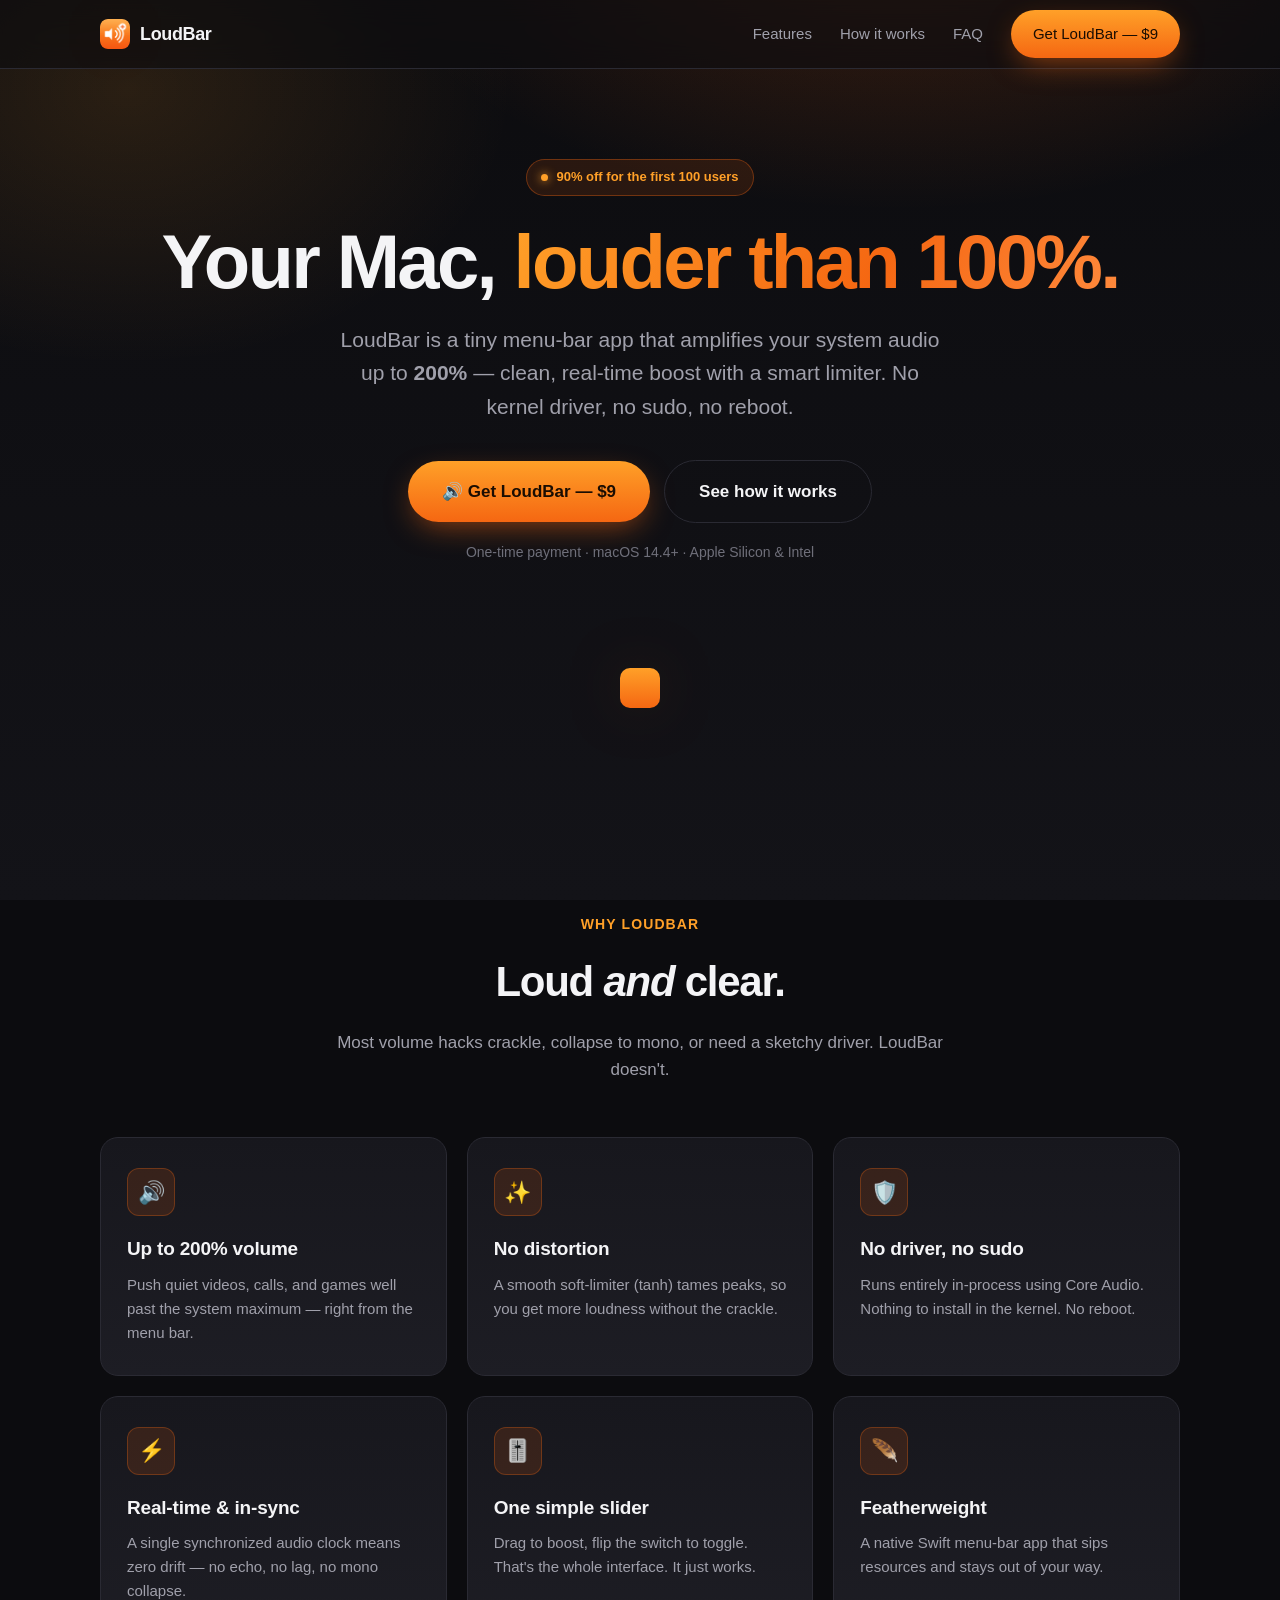
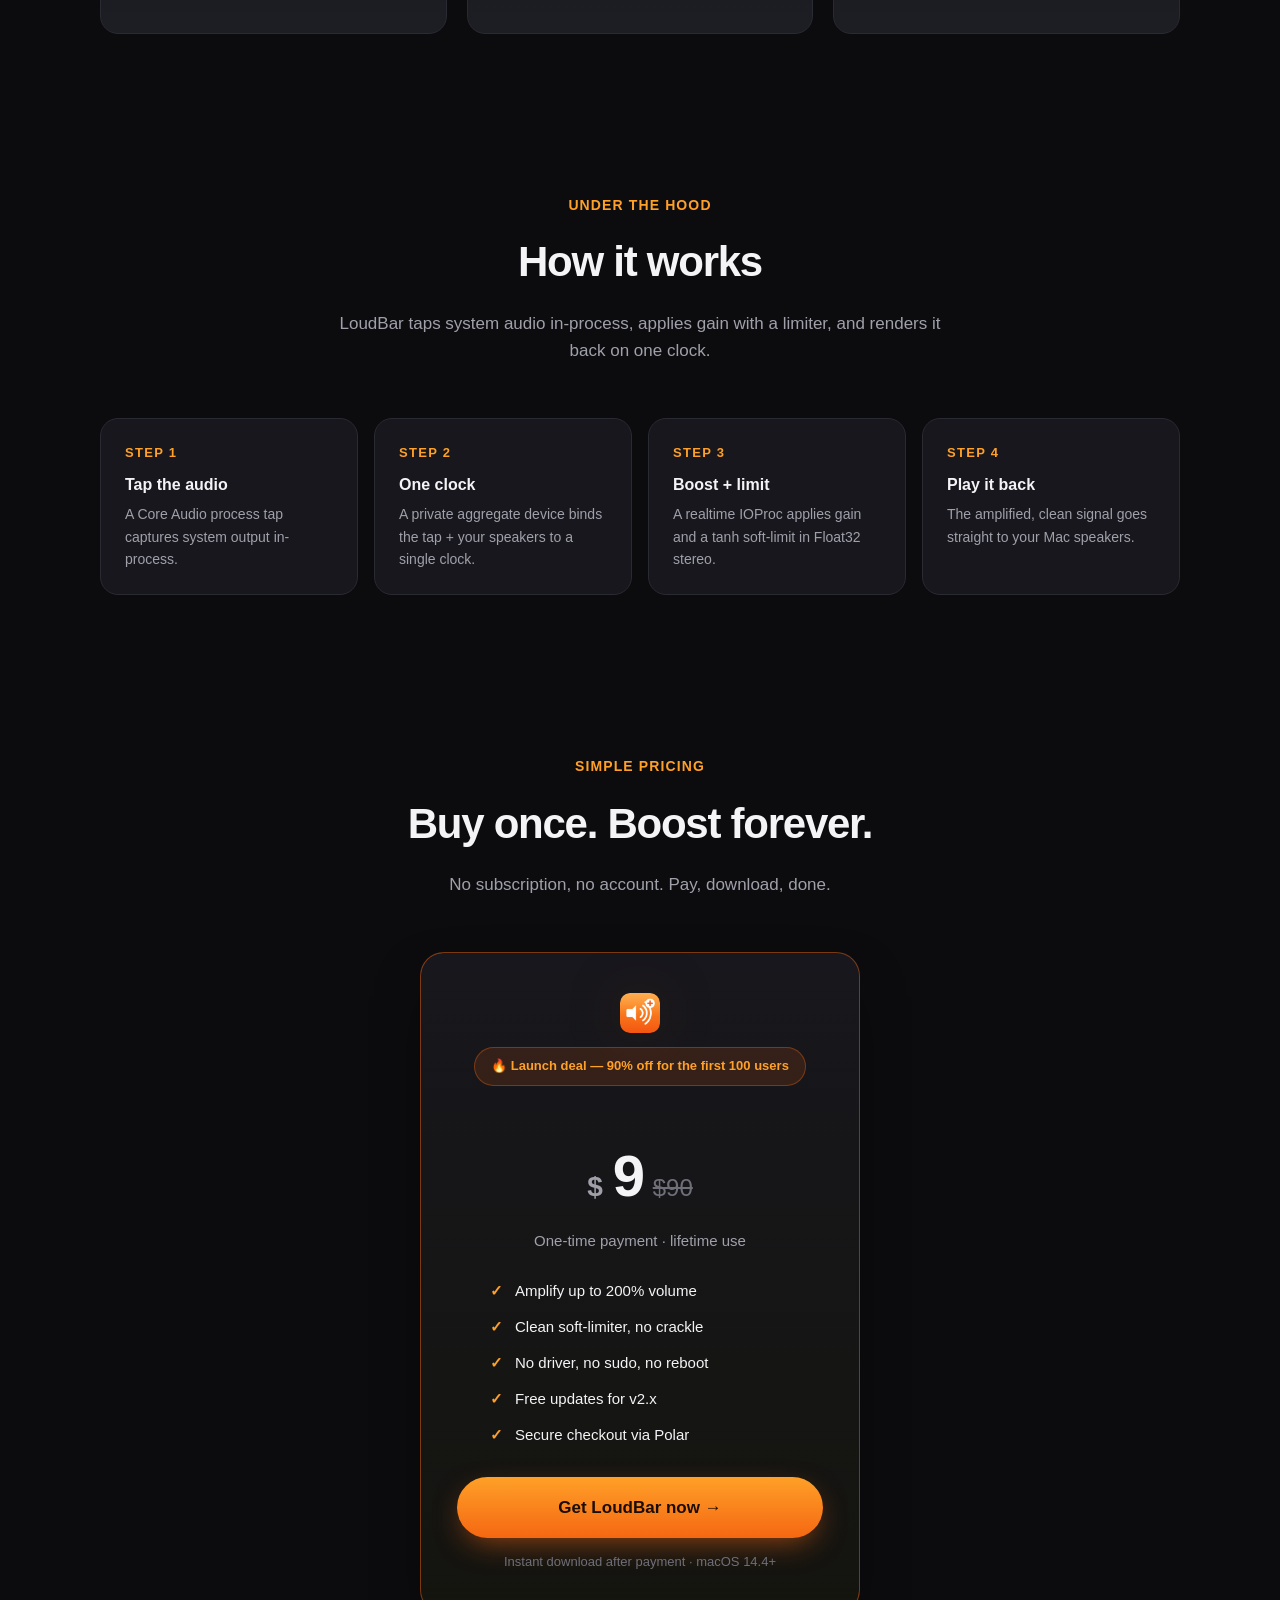
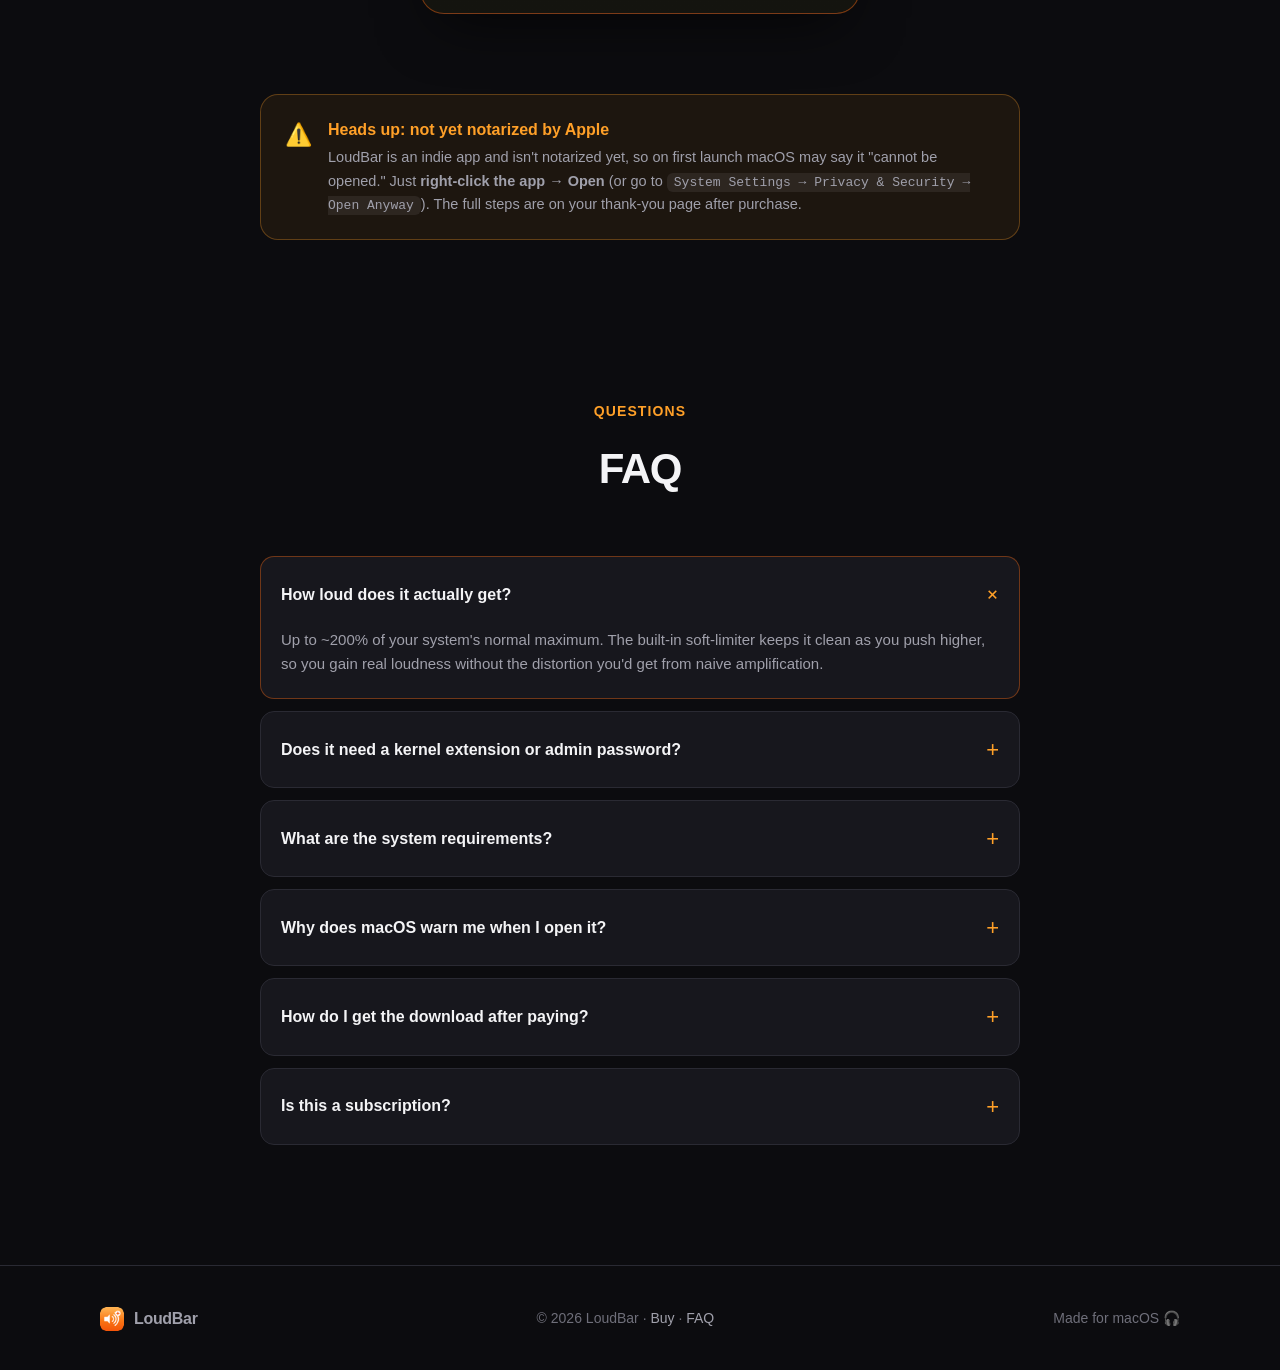
<file: index.html>
<!DOCTYPE html>
<html lang="en">
<head>
  <meta charset="UTF-8" />
  <meta name="viewport" content="width=device-width, initial-scale=1.0" />
  <title>LoudBar — Make your Mac louder than 100%</title>
  <meta name="description" content="LoudBar is a tiny macOS menu-bar app that amplifies your Mac's volume up to 200% — clean, real-time boost with no kernel driver, no sudo, no reboot." />

  <!-- Open Graph / social -->
  <meta property="og:title" content="LoudBar — Make your Mac louder than 100%" />
  <meta property="og:description" content="Amplify your Mac up to 200%. Clean, real-time boost. No driver, no sudo, no reboot. $9 one-time." />
  <meta property="og:type" content="website" />
  <meta property="og:url" content="https://loudbar.xyz" />
  <meta property="og:image" content="https://loudbar.xyz/assets/icon.png" />
  <meta name="twitter:card" content="summary_large_image" />

  <link rel="icon" type="image/png" sizes="32x32" href="assets/favicon-32.png" />
  <link rel="icon" type="image/png" sizes="256x256" href="assets/favicon-256.png" />
  <link rel="apple-touch-icon" href="assets/apple-touch-icon.png" />
  <link rel="stylesheet" href="styles.css" />
</head>
<body>
  <div class="bg-glow"></div>

  <!-- NAV -->
  <nav>
    <div class="container">
      <a class="brand" href="#top">
        <img src="assets/icon.png" alt="LoudBar icon" />
        LoudBar
      </a>
      <div class="nav-links">
        <a href="#features">Features</a>
        <a href="#how">How it works</a>
        <a href="#faq">FAQ</a>
        <a class="btn buy" href="#pricing">Get LoudBar — $9</a>
      </div>
    </div>
  </nav>

  <!-- HERO -->
  <header class="hero" id="top">
    <div class="container">
      <span class="badge"><span class="dot"></span> 90% off for the first 100 users</span>
      <h1>Your Mac, <span class="grad">louder than 100%.</span></h1>
      <p class="sub">
        LoudBar is a tiny menu-bar app that amplifies your system audio up to <b>200%</b> —
        clean, real-time boost with a smart limiter. No kernel driver, no sudo, no reboot.
      </p>
      <div class="hero-cta">
        <a class="btn lg buy" href="#pricing">🔊 Get LoudBar — $9</a>
        <a class="btn lg ghost" href="#how">See how it works</a>
      </div>
      <p class="hero-note">One-time payment · macOS 14.4+ · Apple Silicon &amp; Intel</p>

      <div class="waves" aria-hidden="true">
        <span class="arc"></span>
        <span class="arc"></span>
        <span class="arc"></span>
        <span class="speaker"></span>
      </div>
    </div>
  </header>

  <!-- FEATURES -->
  <section id="features">
    <div class="container">
      <div class="section-head">
        <div class="kicker">Why LoudBar</div>
        <h2>Loud <em>and</em> clear.</h2>
        <p>Most volume hacks crackle, collapse to mono, or need a sketchy driver. LoudBar doesn't.</p>
      </div>
      <div class="grid">
        <div class="card">
          <div class="ico">🔊</div>
          <h3>Up to 200% volume</h3>
          <p>Push quiet videos, calls, and games well past the system maximum — right from the menu bar.</p>
        </div>
        <div class="card">
          <div class="ico">✨</div>
          <h3>No distortion</h3>
          <p>A smooth soft-limiter (tanh) tames peaks, so you get more loudness without the crackle.</p>
        </div>
        <div class="card">
          <div class="ico">🛡️</div>
          <h3>No driver, no sudo</h3>
          <p>Runs entirely in-process using Core Audio. Nothing to install in the kernel. No reboot.</p>
        </div>
        <div class="card">
          <div class="ico">⚡</div>
          <h3>Real-time &amp; in-sync</h3>
          <p>A single synchronized audio clock means zero drift — no echo, no lag, no mono collapse.</p>
        </div>
        <div class="card">
          <div class="ico">🎚️</div>
          <h3>One simple slider</h3>
          <p>Drag to boost, flip the switch to toggle. That's the whole interface. It just works.</p>
        </div>
        <div class="card">
          <div class="ico">🪶</div>
          <h3>Featherweight</h3>
          <p>A native Swift menu-bar app that sips resources and stays out of your way.</p>
        </div>
      </div>
    </div>
  </section>

  <!-- HOW IT WORKS -->
  <section id="how">
    <div class="container">
      <div class="section-head">
        <div class="kicker">Under the hood</div>
        <h2>How it works</h2>
        <p>LoudBar taps system audio in-process, applies gain with a limiter, and renders it back on one clock.</p>
      </div>
      <div class="flow">
        <div class="step">
          <div class="n">STEP 1</div>
          <h4>Tap the audio</h4>
          <p>A Core Audio process tap captures system output in-process.</p>
        </div>
        <div class="step">
          <div class="n">STEP 2</div>
          <h4>One clock</h4>
          <p>A private aggregate device binds the tap + your speakers to a single clock.</p>
        </div>
        <div class="step">
          <div class="n">STEP 3</div>
          <h4>Boost + limit</h4>
          <p>A realtime IOProc applies gain and a tanh soft-limit in Float32 stereo.</p>
        </div>
        <div class="step">
          <div class="n">STEP 4</div>
          <h4>Play it back</h4>
          <p>The amplified, clean signal goes straight to your Mac speakers.</p>
        </div>
      </div>
    </div>
  </section>

  <!-- PRICING -->
  <section id="pricing">
    <div class="container">
      <div class="section-head">
        <div class="kicker">Simple pricing</div>
        <h2>Buy once. Boost forever.</h2>
        <p>No subscription, no account. Pay, download, done.</p>
      </div>
      <div class="price-wrap">
        <div class="price-card">
          <div class="brand" style="justify-content:center;">
            <img src="assets/icon.png" alt="" style="width:40px;height:40px;border-radius:10px;box-shadow:var(--glow);" />
          </div>
          <div class="launch">🔥 Launch deal — 90% off for the first 100 users</div>
          <div class="price-tag">
            <span class="cur">$</span>
            <span class="now">9</span>
            <span class="was">$90</span>
          </div>
          <div class="once">One-time payment · lifetime use</div>
          <ul class="price-list">
            <li><span class="check">✓</span> Amplify up to 200% volume</li>
            <li><span class="check">✓</span> Clean soft-limiter, no crackle</li>
            <li><span class="check">✓</span> No driver, no sudo, no reboot</li>
            <li><span class="check">✓</span> Free updates for v2.x</li>
            <li><span class="check">✓</span> Secure checkout via Polar</li>
          </ul>
          <a class="btn lg buy" href="#">Get LoudBar now →</a>
          <p class="fine">Instant download after payment · macOS 14.4+</p>
        </div>
      </div>
    </div>
  </section>

  <!-- NOTICE -->
  <section style="padding-top:0;">
    <div class="container">
      <div class="notice">
        <div class="ico">⚠️</div>
        <div>
          <h4>Heads up: not yet notarized by Apple</h4>
          <p>
            LoudBar is an indie app and isn't notarized yet, so on first launch macOS may say it
            "cannot be opened." Just <b>right-click the app → Open</b> (or go to
            <code>System Settings → Privacy &amp; Security → Open Anyway</code>). The full steps are on
            your thank-you page after purchase.
          </p>
        </div>
      </div>
    </div>
  </section>

  <!-- FAQ -->
  <section id="faq">
    <div class="container">
      <div class="section-head">
        <div class="kicker">Questions</div>
        <h2>FAQ</h2>
      </div>
      <div class="faq">
        <details open>
          <summary>How loud does it actually get?</summary>
          <p>Up to ~200% of your system's normal maximum. The built-in soft-limiter keeps it clean as you push higher, so you gain real loudness without the distortion you'd get from naive amplification.</p>
        </details>
        <details>
          <summary>Does it need a kernel extension or admin password?</summary>
          <p>No. LoudBar runs entirely in user space using Core Audio's process-tap API. There's no kernel driver, no <code>sudo</code>, and no reboot. You'll grant a one-time audio permission on first boost.</p>
        </details>
        <details>
          <summary>What are the system requirements?</summary>
          <p>macOS 14.4 (Sonoma) or later — that's the floor for the process-tap API. Works on both Apple Silicon and Intel Macs.</p>
        </details>
        <details>
          <summary>Why does macOS warn me when I open it?</summary>
          <p>The app isn't notarized by Apple yet. It's safe — it's just unsigned by a paid Developer ID. Right-click the app and choose <b>Open</b>, or allow it from <b>System Settings → Privacy &amp; Security</b>. Step-by-step instructions are on the thank-you page.</p>
        </details>
        <details>
          <summary>How do I get the download after paying?</summary>
          <p>Checkout is handled securely by Polar. The moment your payment goes through you'll get the LoudBar DMG — both on the thank-you page and by email, with access to your purchase any time via Polar's customer portal.</p>
        </details>
        <details>
          <summary>Is this a subscription?</summary>
          <p>No. It's a single $9 one-time payment for lifetime use, including free updates across the v2.x line.</p>
        </details>
      </div>
    </div>
  </section>

  <!-- FOOTER -->
  <footer>
    <div class="container">
      <a class="brand" href="#top"><img src="assets/favicon-32.png" alt="" style="width:24px;height:24px;border-radius:6px;" /> LoudBar</a>
      <p>© <span id="year"></span> LoudBar · <a href="#pricing">Buy</a> · <a href="#faq">FAQ</a></p>
      <p>Made for macOS 🎧</p>
    </div>
  </footer>

  <script src="config.js"></script>
  <script>
    // Year
    document.getElementById('year').textContent = new Date().getFullYear();

    // Wire every "buy" link to the Polar checkout from config.js
    (function () {
      var url = (window.LOUDBAR_CONFIG && window.LOUDBAR_CONFIG.checkoutUrl) || '';
      document.querySelectorAll('a.buy').forEach(function (a) {
        if (a.getAttribute('href') === '#pricing') return; // keep in-page scroll links
        if (url) {
          a.setAttribute('href', url);
        } else {
          a.addEventListener('click', function (e) {
            e.preventDefault();
            alert('Checkout link not configured yet. Set checkoutUrl in config.js.');
          });
        }
      });
    })();
  </script>
</body>
</html>
</file>
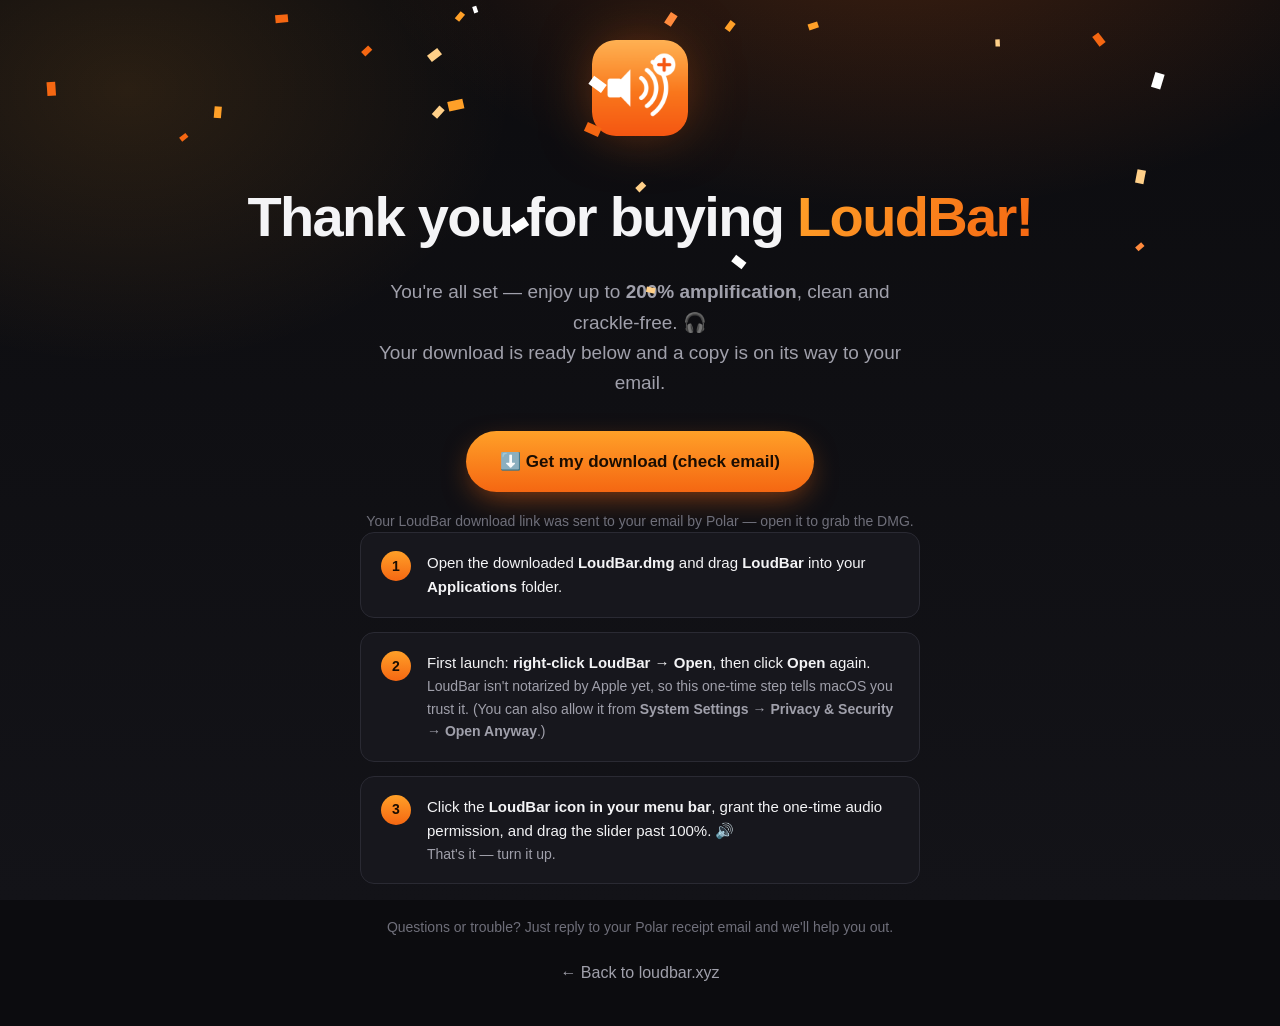
<file: thanks.html>
<!DOCTYPE html>
<html lang="en">
<head>
  <meta charset="UTF-8" />
  <meta name="viewport" content="width=device-width, initial-scale=1.0" />
  <title>Thank you for buying LoudBar! 🔊</title>
  <meta name="description" content="Thanks for your purchase — enjoy up to 200% amplification with LoudBar." />
  <meta name="robots" content="noindex" />
  <link rel="icon" type="image/png" sizes="32x32" href="assets/favicon-32.png" />
  <link rel="apple-touch-icon" href="assets/apple-touch-icon.png" />
  <link rel="stylesheet" href="styles.css" />
</head>
<body>
  <div class="bg-glow"></div>
  <canvas class="confetti" id="confetti"></canvas>

  <main class="thanks">
    <div class="container">
      <img class="icon-big" src="assets/icon.png" alt="LoudBar icon" />
      <h1>Thank you for buying <span class="grad">LoudBar!</span></h1>
      <p class="lead">
        You're all set — enjoy up to <b>200% amplification</b>, clean and crackle-free. 🎧<br />
        Your download is ready below and a copy is on its way to your email.
      </p>

      <div class="hero-cta" style="justify-content:center; margin-bottom:14px;">
        <a class="btn lg" id="downloadBtn" href="#" target="_blank" rel="noopener">⬇️ Download LoudBar.dmg</a>
        <a class="btn lg ghost" id="portalBtn" href="#" target="_blank" rel="noopener" style="display:none;">My purchases</a>
      </div>
      <p class="hero-note" id="dlNote">
        Can't find the download? Check the receipt email from Polar — your DMG link is in there too.
      </p>

      <div class="steps">
        <div class="row">
          <div class="num">1</div>
          <p>Open the downloaded <b>LoudBar.dmg</b> and drag <b>LoudBar</b> into your <b>Applications</b> folder.</p>
        </div>
        <div class="row">
          <div class="num">2</div>
          <p>First launch: <b>right-click LoudBar → Open</b>, then click <b>Open</b> again.
            <span>LoudBar isn't notarized by Apple yet, so this one-time step tells macOS you trust it. (You can also allow it from <b>System Settings → Privacy &amp; Security → Open Anyway</b>.)</span>
          </p>
        </div>
        <div class="row">
          <div class="num">3</div>
          <p>Click the <b>LoudBar icon in your menu bar</b>, grant the one-time audio permission, and drag the slider past 100%. 🔊
            <span>That's it — turn it up.</span>
          </p>
        </div>
      </div>

      <p class="hero-note">
        Questions or trouble? Just reply to your Polar receipt email and we'll help you out.
      </p>
      <p style="margin-top:22px;"><a href="index.html" style="color:var(--muted);">← Back to loudbar.xyz</a></p>
    </div>
  </main>

  <script src="config.js"></script>
  <script>
    (function () {
      var cfg = window.LOUDBAR_CONFIG || {};
      // Polar appends download/order info to the success URL; if you host the DMG
      // link directly you can also pass it as ?dl=... . Prefer Polar's gated link.
      var params = new URLSearchParams(location.search);
      var dl = params.get('dl');

      var dlBtn = document.getElementById('downloadBtn');
      if (dl) {
        dlBtn.setAttribute('href', dl);
      } else {
        // No direct link present — point users at their Polar purchase/email.
        dlBtn.setAttribute('href', cfg.portalUrl || '#');
        if (!cfg.portalUrl) {
          document.getElementById('dlNote').innerHTML =
            'Your LoudBar download link was sent to your email by Polar — open it to grab the DMG.';
          dlBtn.textContent = '⬇️ Get my download (check email)';
        }
      }

      if (cfg.portalUrl) {
        var pb = document.getElementById('portalBtn');
        pb.style.display = '';
        pb.setAttribute('href', cfg.portalUrl);
      }
    })();

    // --- lightweight confetti burst ---
    (function () {
      var c = document.getElementById('confetti'), ctx = c.getContext('2d');
      function size(){ c.width = innerWidth; c.height = innerHeight; }
      size(); addEventListener('resize', size);
      var colors = ['#ffa028','#f56712','#ff8a3d','#ffd089','#ffffff'];
      var P = [];
      for (var i=0;i<140;i++){
        P.push({
          x: Math.random()*c.width, y: -20 - Math.random()*c.height,
          r: 4+Math.random()*6, c: colors[i%colors.length],
          vy: 2+Math.random()*3, vx: -1.5+Math.random()*3,
          a: Math.random()*Math.PI, va: -.1+Math.random()*.2
        });
      }
      var t0 = Date.now();
      (function loop(){
        ctx.clearRect(0,0,c.width,c.height);
        P.forEach(function(p){
          p.y += p.vy; p.x += p.vx; p.a += p.va;
          ctx.save(); ctx.translate(p.x,p.y); ctx.rotate(p.a);
          ctx.fillStyle = p.c; ctx.fillRect(-p.r/2,-p.r/2,p.r,p.r*1.6);
          ctx.restore();
          if (p.y > c.height+20){ p.y = -20; p.x = Math.random()*c.width; }
        });
        // fade confetti out after ~5s
        if (Date.now()-t0 < 5200) requestAnimationFrame(loop);
        else ctx.clearRect(0,0,c.width,c.height);
      })();
    })();
  </script>
</body>
</html>
</file>
<file: styles.css>
/* LoudBar — landing page styles */
:root {
  --amber: #ffa028;
  --orange: #f56712;
  --orange-deep: #f1570f;
  --bg: #0c0c0f;
  --bg-2: #131318;
  --panel: #17171d;
  --panel-2: #1d1d24;
  --line: #2a2a33;
  --text: #f4f4f6;
  --muted: #a0a0ab;
  --muted-2: #6f6f7a;
  --radius: 18px;
  --shadow: 0 24px 60px -20px rgba(0,0,0,.7);
  --glow: 0 0 60px -12px rgba(245,103,18,.55);
}

* { box-sizing: border-box; margin: 0; padding: 0; }
html { scroll-behavior: smooth; }
body {
  font-family: -apple-system, BlinkMacSystemFont, "Segoe UI", Inter, Roboto, Helvetica, Arial, sans-serif;
  background: var(--bg);
  color: var(--text);
  line-height: 1.6;
  -webkit-font-smoothing: antialiased;
  overflow-x: hidden;
}
a { color: inherit; text-decoration: none; }
.container { width: min(1080px, 92vw); margin: 0 auto; }

/* ---------- Background ambience ---------- */
.bg-glow {
  position: fixed; inset: 0; z-index: -1; pointer-events: none;
  background:
    radial-gradient(900px 500px at 70% -10%, rgba(245,103,18,.22), transparent 60%),
    radial-gradient(700px 500px at 10% 10%, rgba(255,160,40,.12), transparent 55%),
    linear-gradient(180deg, var(--bg), var(--bg-2));
}

/* ---------- Nav ---------- */
nav {
  position: sticky; top: 0; z-index: 50;
  backdrop-filter: blur(14px);
  background: rgba(12,12,15,.6);
  border-bottom: 1px solid var(--line);
}
nav .container { display: flex; align-items: center; justify-content: space-between; height: 68px; }
.brand { display: flex; align-items: center; gap: 10px; font-weight: 800; font-size: 18px; letter-spacing: -.02em; }
.brand img { width: 30px; height: 30px; border-radius: 8px; box-shadow: var(--glow); }
.nav-links { display: flex; align-items: center; gap: 28px; }
.nav-links a { color: var(--muted); font-size: 15px; font-weight: 500; transition: color .2s; }
.nav-links a:hover { color: var(--text); }
.nav-links .btn { color: #1a0d02; }
@media (max-width: 640px){ .nav-links a:not(.btn){ display:none; } }

/* ---------- Buttons ---------- */
.btn {
  display: inline-flex; align-items: center; gap: 10px;
  background: linear-gradient(180deg, var(--amber), var(--orange));
  color: #1a0d02; font-weight: 700; font-size: 15px;
  padding: 12px 22px; border-radius: 999px; border: none; cursor: pointer;
  box-shadow: 0 10px 30px -8px rgba(245,103,18,.6);
  transition: transform .15s ease, box-shadow .2s ease, filter .2s;
}
.btn:hover { transform: translateY(-2px); box-shadow: 0 16px 40px -8px rgba(245,103,18,.7); filter: brightness(1.04); }
.btn:active { transform: translateY(0); }
.btn.lg { padding: 17px 34px; font-size: 17px; }
.btn.ghost { background: transparent; color: var(--text); border: 1px solid var(--line); box-shadow: none; }
.btn.ghost:hover { border-color: var(--orange); background: rgba(245,103,18,.08); }

/* ---------- Hero ---------- */
header.hero { padding: 90px 0 70px; text-align: center; position: relative; }
.badge {
  display: inline-flex; align-items: center; gap: 8px;
  background: rgba(245,103,18,.12); border: 1px solid rgba(245,103,18,.35);
  color: var(--amber); font-size: 13px; font-weight: 600;
  padding: 7px 14px; border-radius: 999px; margin-bottom: 26px;
}
.badge .dot { width: 7px; height: 7px; border-radius: 50%; background: var(--amber); box-shadow: 0 0 10px var(--amber); animation: pulse 1.8s infinite; }
@keyframes pulse { 0%,100%{ opacity:1; transform:scale(1);} 50%{ opacity:.4; transform:scale(.7);} }

.hero h1 {
  font-size: clamp(40px, 7vw, 76px); line-height: 1.04; font-weight: 850;
  letter-spacing: -.035em; margin-bottom: 22px;
}
.hero h1 .grad {
  background: linear-gradient(120deg, var(--amber), var(--orange) 60%, #ff8a3d);
  -webkit-background-clip: text; background-clip: text; color: transparent;
}
.hero p.sub { font-size: clamp(17px, 2.4vw, 21px); color: var(--muted); max-width: 620px; margin: 0 auto 36px; }
.hero-cta { display: flex; gap: 14px; justify-content: center; flex-wrap: wrap; align-items: center; }
.hero-note { margin-top: 18px; color: var(--muted-2); font-size: 14px; }
.hero-note b { color: var(--amber); }

/* animated waves visual */
.waves { position: relative; height: 150px; margin: 50px auto 0; display: flex; align-items: center; justify-content: center; }
.waves .speaker { width: 40px; height: 40px; border-radius: 10px; background: linear-gradient(180deg,var(--amber),var(--orange)); box-shadow: var(--glow); }
.waves .arc {
  position: absolute; border: 3px solid var(--orange); border-radius: 50%;
  opacity: 0; left: 50%; top: 50%; transform: translate(-50%,-50%);
  animation: ripple 2.6s ease-out infinite;
}
.waves .arc:nth-child(2){ animation-delay: 0s; }
.waves .arc:nth-child(3){ animation-delay: .65s; }
.waves .arc:nth-child(4){ animation-delay: 1.3s; }
@keyframes ripple {
  0% { width: 50px; height: 50px; opacity: .8; border-color: var(--amber); }
  100% { width: 320px; height: 320px; opacity: 0; border-color: var(--orange); }
}

/* ---------- Section shell ---------- */
section { padding: 80px 0; }
.section-head { text-align: center; max-width: 640px; margin: 0 auto 54px; }
.section-head h2 { font-size: clamp(28px, 4vw, 42px); letter-spacing: -.03em; font-weight: 800; margin-bottom: 14px; }
.section-head p { color: var(--muted); font-size: 17px; }
.kicker { color: var(--amber); font-weight: 700; font-size: 14px; letter-spacing: .08em; text-transform: uppercase; margin-bottom: 12px; }

/* ---------- Features ---------- */
.grid { display: grid; grid-template-columns: repeat(3, 1fr); gap: 20px; }
@media (max-width: 860px){ .grid { grid-template-columns: 1fr; } }
.card {
  background: linear-gradient(180deg, var(--panel), var(--panel-2));
  border: 1px solid var(--line); border-radius: var(--radius);
  padding: 30px 26px; transition: transform .2s, border-color .2s;
}
.card:hover { transform: translateY(-4px); border-color: rgba(245,103,18,.4); }
.card .ico {
  width: 48px; height: 48px; border-radius: 12px; display: grid; place-items: center;
  background: rgba(245,103,18,.14); border: 1px solid rgba(245,103,18,.3);
  margin-bottom: 18px; font-size: 22px;
}
.card h3 { font-size: 19px; margin-bottom: 8px; letter-spacing: -.01em; }
.card p { color: var(--muted); font-size: 15px; }

/* ---------- How it works ---------- */
.flow { display: grid; grid-template-columns: repeat(4, 1fr); gap: 16px; }
@media (max-width: 860px){ .flow { grid-template-columns: 1fr 1fr; } }
.step { background: var(--panel); border: 1px solid var(--line); border-radius: var(--radius); padding: 24px; position: relative; }
.step .n { font-size: 13px; font-weight: 800; color: var(--amber); letter-spacing: .1em; }
.step h4 { margin: 8px 0 6px; font-size: 16px; }
.step p { color: var(--muted); font-size: 14px; }

/* ---------- Pricing ---------- */
.price-wrap { display: flex; justify-content: center; }
.price-card {
  position: relative; width: min(440px, 100%);
  background: linear-gradient(180deg, var(--panel), #14140f);
  border: 1px solid rgba(245,103,18,.45); border-radius: 24px;
  padding: 40px 36px; text-align: center; box-shadow: var(--shadow);
  overflow: hidden;
}
.price-card::before {
  content: ""; position: absolute; inset: -2px; border-radius: 24px; padding: 2px;
  background: linear-gradient(120deg, var(--amber), transparent 40%, transparent 60%, var(--orange));
  -webkit-mask: linear-gradient(#000 0 0) content-box, linear-gradient(#000 0 0);
  -webkit-mask-composite: xor; mask-composite: exclude; pointer-events: none; opacity: .7;
}
.price-tag { display: flex; align-items: baseline; justify-content: center; gap: 10px; margin: 18px 0 6px; }
.price-tag .now { font-size: 58px; font-weight: 850; letter-spacing: -.04em; }
.price-tag .was { font-size: 24px; color: var(--muted-2); text-decoration: line-through; }
.price-tag .cur { font-size: 28px; font-weight: 700; color: var(--muted); }
.price-card .once { color: var(--muted); font-size: 15px; margin-bottom: 8px; }
.launch {
  display: inline-flex; gap: 8px; align-items: center; margin: 14px 0 26px;
  background: rgba(245,103,18,.14); color: var(--amber); border: 1px solid rgba(245,103,18,.35);
  padding: 8px 16px; border-radius: 999px; font-size: 13px; font-weight: 700;
}
.price-list { text-align: left; margin: 26px auto 30px; max-width: 300px; display: grid; gap: 12px; }
.price-list li { list-style: none; display: flex; gap: 12px; align-items: flex-start; color: var(--text); font-size: 15px; }
.price-list .check { color: var(--amber); font-weight: 800; }
.price-card .btn { width: 100%; justify-content: center; }
.price-card .fine { color: var(--muted-2); font-size: 13px; margin-top: 14px; }

/* ---------- Notice ---------- */
.notice {
  background: rgba(255,160,40,.07); border: 1px solid rgba(255,160,40,.3);
  border-radius: var(--radius); padding: 22px 24px; display: flex; gap: 16px; align-items: flex-start;
  max-width: 760px; margin: 0 auto;
}
.notice .ico { font-size: 22px; }
.notice h4 { font-size: 16px; margin-bottom: 4px; color: var(--amber); }
.notice p { color: var(--muted); font-size: 14.5px; }
.notice code { background: rgba(255,255,255,.07); padding: 2px 7px; border-radius: 6px; font-size: 13px; }

/* ---------- FAQ ---------- */
.faq { max-width: 760px; margin: 0 auto; display: grid; gap: 12px; }
details {
  background: var(--panel); border: 1px solid var(--line); border-radius: 14px; padding: 4px 20px;
  transition: border-color .2s;
}
details[open] { border-color: rgba(245,103,18,.4); }
summary { cursor: pointer; font-weight: 600; font-size: 16px; padding: 16px 0; list-style: none; display: flex; justify-content: space-between; align-items: center; }
summary::-webkit-details-marker { display: none; }
summary::after { content: "+"; color: var(--amber); font-size: 22px; font-weight: 400; transition: transform .2s; }
details[open] summary::after { transform: rotate(45deg); }
details p { color: var(--muted); font-size: 15px; padding: 0 0 18px; }

/* ---------- Footer ---------- */
footer { border-top: 1px solid var(--line); padding: 40px 0; margin-top: 40px; }
footer .container { display: flex; justify-content: space-between; align-items: center; flex-wrap: wrap; gap: 16px; }
footer .brand { font-size: 16px; }
footer p { color: var(--muted-2); font-size: 14px; }
footer a { color: var(--muted); }
footer a:hover { color: var(--amber); }

/* ---------- Thank-you page ---------- */
.thanks { min-height: 100vh; display: grid; place-items: center; text-align: center; padding: 40px 0; }
.thanks .icon-big { width: 96px; height: 96px; border-radius: 24px; margin: 0 auto 28px; box-shadow: var(--glow); }
.thanks h1 { font-size: clamp(34px, 6vw, 56px); letter-spacing: -.03em; margin-bottom: 16px; }
.thanks h1 .grad { background: linear-gradient(120deg, var(--amber), var(--orange)); -webkit-background-clip: text; background-clip: text; color: transparent; }
.thanks .lead { color: var(--muted); font-size: 19px; max-width: 560px; margin: 0 auto 32px; }
.steps { text-align: left; max-width: 560px; margin: 0 auto 32px; display: grid; gap: 14px; }
.steps .row { display: flex; gap: 16px; align-items: flex-start; background: var(--panel); border: 1px solid var(--line); border-radius: 14px; padding: 18px 20px; }
.steps .num { flex: 0 0 auto; width: 30px; height: 30px; border-radius: 50%; display: grid; place-items: center; background: linear-gradient(180deg,var(--amber),var(--orange)); color: #1a0d02; font-weight: 800; font-size: 14px; }
.steps .row p { color: var(--text); font-size: 15px; }
.steps .row p span { color: var(--muted); display: block; font-size: 14px; }
.confetti { position: fixed; inset: 0; pointer-events: none; overflow: hidden; z-index: 100; }
</file>
